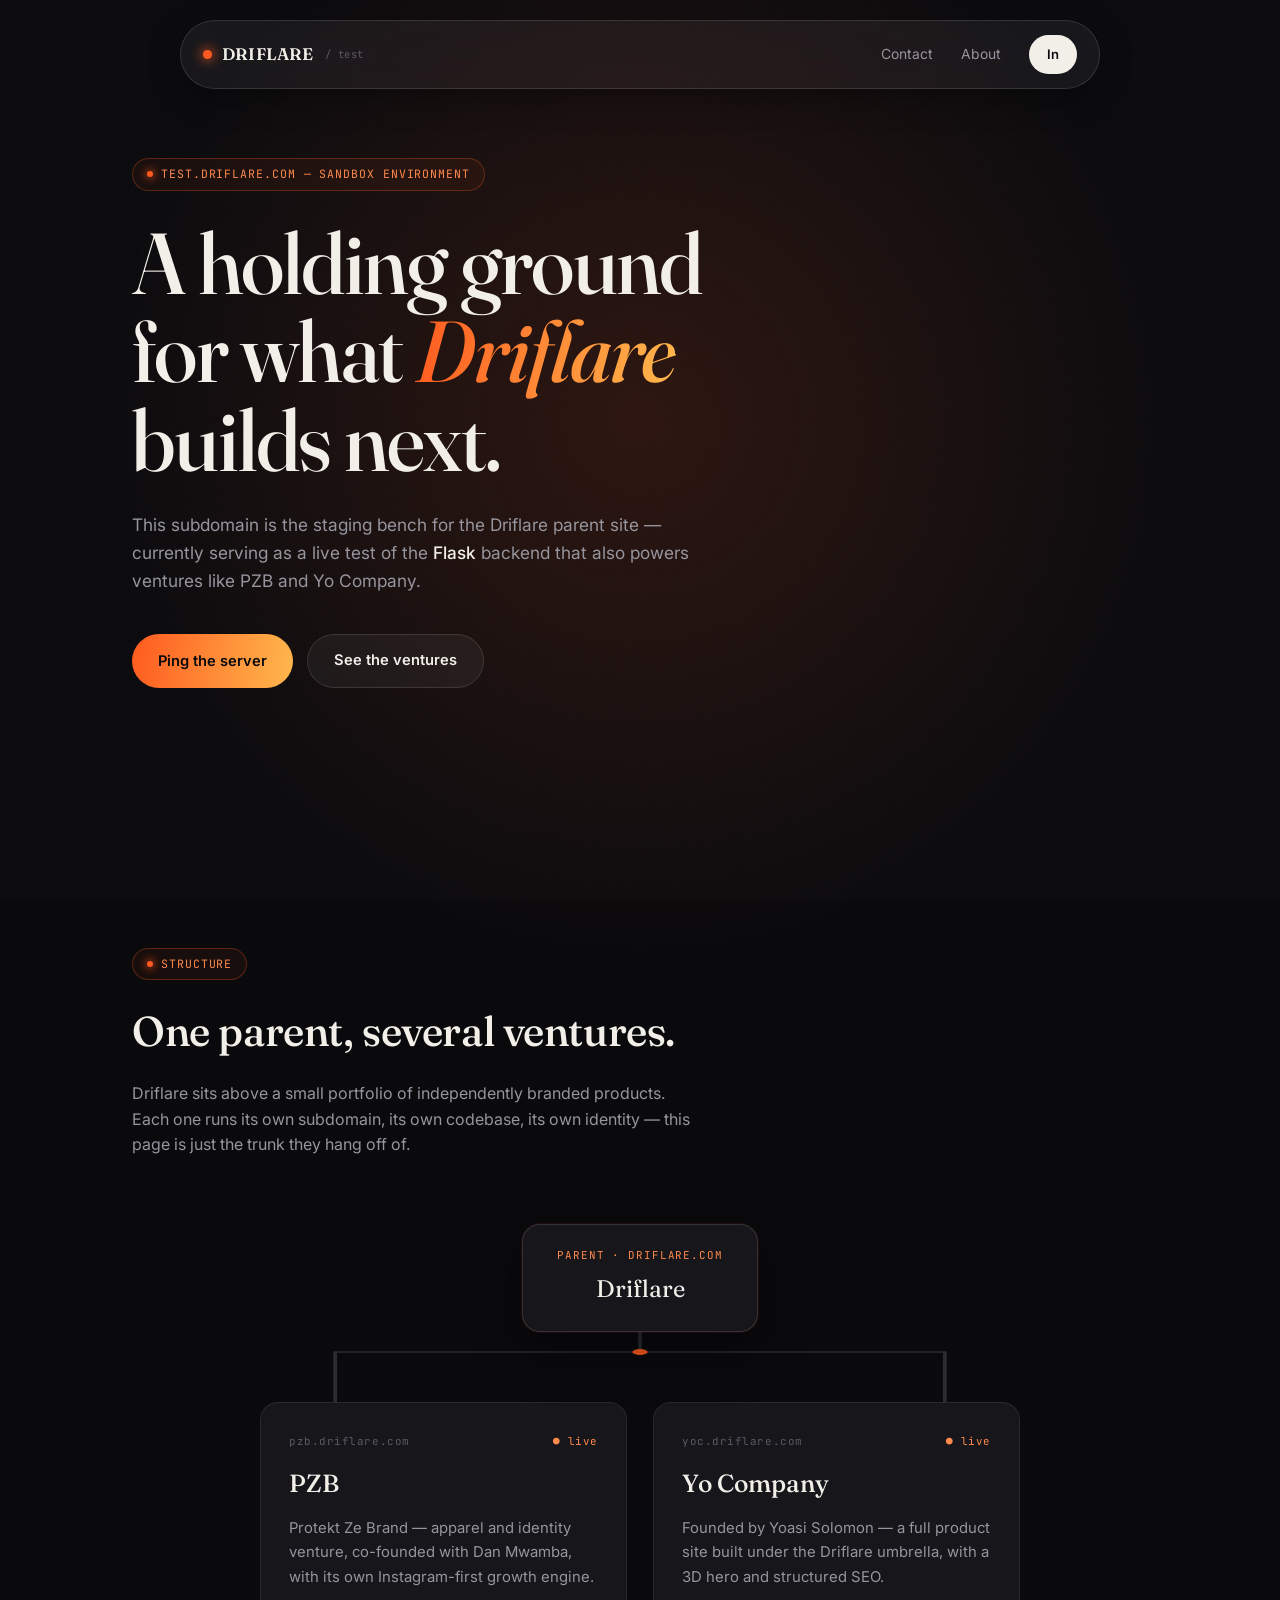
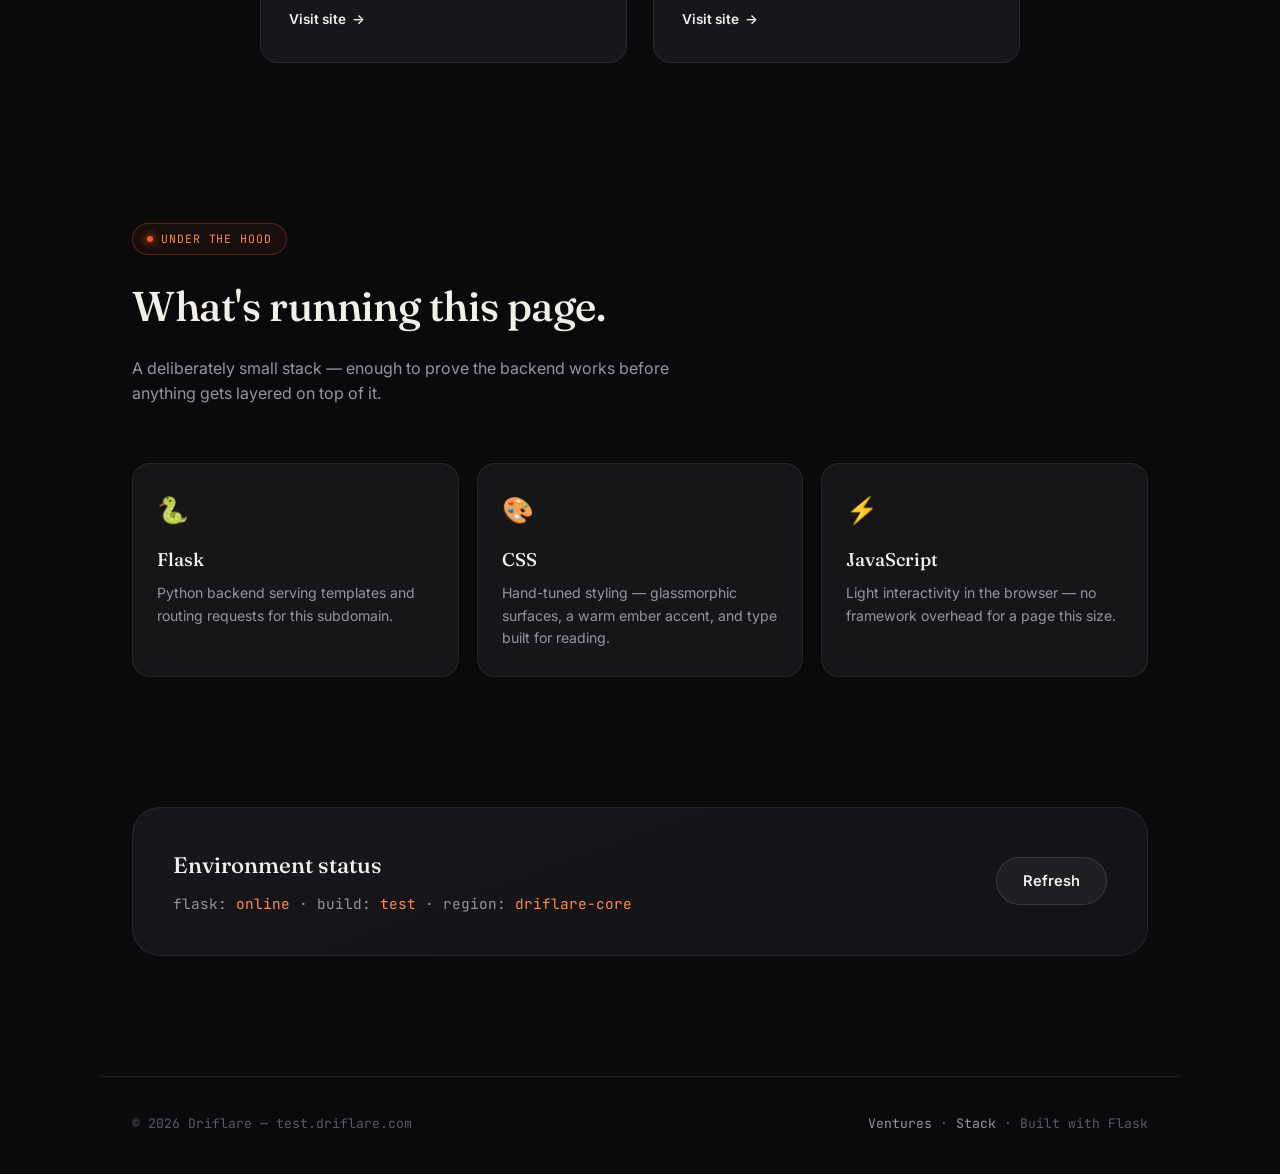
<file: templates/index.html>
<!DOCTYPE html>
<html lang="en">
<head>
<meta charset="UTF-8">
<meta name="viewport" content="width=device-width, initial-scale=1.0">
<title>Driflare Test — test.driflare.com</title>
<link rel="preconnect" href="https://fonts.googleapis.com">
<link rel="preconnect" href="https://fonts.gstatic.com" crossorigin>
<link href="https://fonts.googleapis.com/css2?family=Fraunces:ital,opsz,wght@0,9..144,400;0,9..144,500;0,9..144,600;1,9..144,500&family=Inter:wght@400;500;600&family=JetBrains+Mono:wght@400;500&display=swap" rel="stylesheet">
<style>
  :root{
    --bg:#0a0a0d;
    --bg-elevated:#131317;
    --bg-card:#16161b;
    --line:rgba(255,255,255,0.08);
    --line-strong:rgba(255,255,255,0.14);
    --text:#f2efe9;
    --text-muted:#96959e;
    --text-dim:#5b5a63;
    --ember:#ff5a1f;
    --ember-soft:#ff8a4c;
    --amber:#ffb84d;
    --glass:rgba(255,255,255,0.05);
    --glass-border:rgba(255,255,255,0.12);
    --radius-lg:28px;
    --radius-md:18px;
    --radius-sm:10px;
    --serif:'Fraunces', serif;
    --sans:'Inter', -apple-system, sans-serif;
    --mono:'JetBrains Mono', monospace;
  }

  *{margin:0;padding:0;box-sizing:border-box;}

  html{scroll-behavior:smooth;}

  body{
    background:var(--bg);
    color:var(--text);
    font-family:var(--sans);
    line-height:1.6;
    overflow-x:hidden;
    position:relative;
  }

  /* ambient glow */
  body::before{
    content:'';
    position:fixed;
    top:-20%;
    left:50%;
    transform:translateX(-50%);
    width:1200px;
    height:1200px;
    background:radial-gradient(circle, rgba(255,90,31,0.14) 0%, rgba(255,90,31,0) 65%);
    pointer-events:none;
    z-index:0;
  }

  .grain{
    position:fixed;
    inset:0;
    pointer-events:none;
    z-index:1;
    opacity:0.035;
    background-image:url("data:image/svg+xml,%3Csvg xmlns='http://www.w3.org/2000/svg' width='120' height='120'%3E%3Cfilter id='n'%3E%3CfeTurbulence type='fractalNoise' baseFrequency='0.9' numOctaves='2' stitchTiles='stitch'/%3E%3C/filter%3E%3Crect width='100%25' height='100%25' filter='url(%23n)'/%3E%3C/svg%3E");
  }

  a{color:inherit;text-decoration:none;}

  ::selection{background:var(--ember);color:#0a0a0d;}

  /* ---------- NAVBAR ---------- */
  .navbar{
    position:fixed;
    top:20px;
    left:50%;
    transform:translateX(-50%);
    width:min(920px, 92%);
    z-index:100;
    display:flex;
    align-items:center;
    justify-content:space-between;
    padding:14px 22px;
    background:var(--glass);
    backdrop-filter:blur(20px) saturate(160%);
    -webkit-backdrop-filter:blur(20px) saturate(160%);
    border:1px solid var(--glass-border);
    border-radius:999px;
    box-shadow:0 8px 32px rgba(0,0,0,0.35);
    transition:background 0.3s ease, border-color 0.3s ease;
  }

  .navbar .brand{
    display:flex;
    align-items:center;
    gap:10px;
    font-family:var(--serif);
    font-size:1.05rem;
    font-weight:600;
    letter-spacing:0.01em;
  }

  .navbar .brand .mark{
    width:9px;
    height:9px;
    border-radius:50%;
    background:var(--ember);
    box-shadow:0 0 12px 2px rgba(255,90,31,0.7);
  }

  .navbar .brand .sub{
    font-family:var(--mono);
    font-size:0.65rem;
    color:var(--text-dim);
    font-weight:400;
    letter-spacing:0.03em;
    margin-left:2px;
  }

  .nav-links{
    display:flex;
    align-items:center;
    gap:28px;
    font-size:0.87rem;
    color:var(--text-muted);
  }

  .nav-links a{
    transition:color 0.2s ease;
    position:relative;
  }

  .nav-links a:hover{color:var(--text);}

  .nav-cta{
    padding:9px 18px;
    background:var(--text);
    color:#0a0a0d;
    border-radius:999px;
    font-size:0.82rem;
    font-weight:600;
    transition:transform 0.2s ease, box-shadow 0.2s ease;
  }

  .nav-cta:hover{
    transform:translateY(-1px);
    box-shadow:0 6px 18px rgba(255,90,31,0.25);
  }

  @media (max-width:720px){
    .nav-links a:not(.nav-cta){display:none;}
  }

  /* ---------- LAYOUT ---------- */
  main{position:relative;z-index:2;}

  section{
    max-width:1080px;
    margin:0 auto;
    padding:0 32px;
  }

  .eyebrow{
    display:inline-flex;
    align-items:center;
    gap:8px;
    font-family:var(--mono);
    font-size:0.72rem;
    letter-spacing:0.08em;
    text-transform:uppercase;
    color:var(--ember-soft);
    padding:6px 14px;
    border:1px solid rgba(255,90,31,0.3);
    border-radius:999px;
    background:rgba(255,90,31,0.06);
  }

  .eyebrow .dot{
    width:6px;height:6px;border-radius:50%;
    background:var(--ember);
    box-shadow:0 0 8px 1px rgba(255,90,31,0.8);
    animation:pulse 2s ease-in-out infinite;
  }

  @keyframes pulse{
    0%,100%{opacity:1;}
    50%{opacity:0.35;}
  }

  /* ---------- HERO ---------- */
  .hero{
    min-height:92vh;
    display:flex;
    flex-direction:column;
    align-items:flex-start;
    justify-content:center;
    padding-top:140px;
    padding-bottom:80px;
  }

  .hero h1{
    font-family:var(--serif);
    font-weight:500;
    font-size:clamp(2.8rem, 7vw, 5.4rem);
    line-height:1.03;
    letter-spacing:-0.02em;
    margin-top:28px;
    max-width:15ch;
  }

  .hero h1 em{
    font-style:italic;
    font-weight:500;
    background:linear-gradient(100deg, var(--ember) 0%, var(--amber) 100%);
    -webkit-background-clip:text;
    background-clip:text;
    color:transparent;
  }

  .hero .desc{
    margin-top:26px;
    max-width:52ch;
    font-size:1.08rem;
    color:var(--text-muted);
    font-weight:400;
  }

  .hero .desc strong{color:var(--text);font-weight:500;}

  .hero-actions{
    margin-top:40px;
    display:flex;
    gap:14px;
    flex-wrap:wrap;
  }

  .btn{
    padding:14px 26px;
    border-radius:999px;
    font-size:0.92rem;
    font-weight:600;
    cursor:pointer;
    border:none;
    transition:transform 0.2s ease, box-shadow 0.2s ease, background 0.2s ease;
    font-family:var(--sans);
  }

  .btn-primary{
    background:linear-gradient(100deg, var(--ember), var(--amber));
    color:#0a0a0d;
  }

  .btn-primary:hover{
    transform:translateY(-2px);
    box-shadow:0 10px 30px rgba(255,90,31,0.35);
  }

  .btn-secondary{
    background:var(--glass);
    color:var(--text);
    border:1px solid var(--glass-border);
    backdrop-filter:blur(10px);
  }

  .btn-secondary:hover{
    border-color:var(--line-strong);
    transform:translateY(-2px);
  }

  #pingResult{
    margin-top:22px;
    font-family:var(--mono);
    font-size:0.82rem;
    color:var(--text-dim);
    min-height:20px;
    transition:color 0.3s ease;
  }

  #pingResult.active{color:var(--ember-soft);}

  /* ---------- SECTION HEADS ---------- */
  .section-head{
    margin-bottom:56px;
    max-width:640px;
  }

  .section-head h2{
    font-family:var(--serif);
    font-size:clamp(1.9rem, 3.4vw, 2.6rem);
    font-weight:500;
    margin-top:18px;
    letter-spacing:-0.01em;
  }

  .section-head p{
    margin-top:16px;
    color:var(--text-muted);
    font-size:1rem;
    max-width:56ch;
  }

  /* ---------- VENTURES (signature element) ---------- */
  .ventures{
    padding-top:120px;
    padding-bottom:60px;
  }

  .ventures-tree{
    position:relative;
    padding-top:10px;
  }

  .trunk{
    position:relative;
    display:flex;
    flex-direction:column;
    align-items:center;
  }

  .parent-node{
    background:var(--bg-card);
    border:1px solid var(--glass-border);
    border-radius:var(--radius-md);
    padding:22px 34px;
    text-align:center;
    position:relative;
    z-index:2;
    box-shadow:0 0 0 1px rgba(255,90,31,0.08), 0 20px 50px rgba(0,0,0,0.4);
  }

  .parent-node .label{
    font-family:var(--mono);
    font-size:0.68rem;
    letter-spacing:0.08em;
    text-transform:uppercase;
    color:var(--ember-soft);
  }

  .parent-node .name{
    font-family:var(--serif);
    font-size:1.5rem;
    margin-top:6px;
  }

  .branch-lines{
    width:100%;
    height:70px;
    position:relative;
  }

  .branch-lines svg{
    width:100%;
    height:100%;
    display:block;
  }

  .children-row{
    display:grid;
    grid-template-columns:repeat(2, 1fr);
    gap:26px;
    width:100%;
    max-width:760px;
  }

  .venture-card{
    background:var(--bg-card);
    border:1px solid var(--line);
    border-radius:var(--radius-md);
    padding:30px 28px;
    position:relative;
    overflow:hidden;
    transition:border-color 0.3s ease, transform 0.3s ease, box-shadow 0.3s ease;
  }

  .venture-card::before{
    content:'';
    position:absolute;
    top:0;left:0;right:0;
    height:2px;
    background:linear-gradient(90deg, transparent, var(--ember), transparent);
    opacity:0;
    transition:opacity 0.3s ease;
  }

  .venture-card:hover{
    border-color:rgba(255,90,31,0.35);
    transform:translateY(-4px);
    box-shadow:0 20px 40px rgba(0,0,0,0.4);
  }

  .venture-card:hover::before{opacity:1;}

  .venture-card .vlabel{
    font-family:var(--mono);
    font-size:0.68rem;
    color:var(--text-dim);
    letter-spacing:0.05em;
    display:flex;
    align-items:center;
    justify-content:space-between;
  }

  .venture-card .vlabel .status{
    color:var(--ember-soft);
  }

  .venture-card h3{
    font-family:var(--serif);
    font-size:1.55rem;
    font-weight:500;
    margin-top:14px;
  }

  .venture-card p{
    margin-top:12px;
    color:var(--text-muted);
    font-size:0.93rem;
    line-height:1.65;
  }

  .venture-card .visit{
    margin-top:20px;
    display:inline-flex;
    align-items:center;
    gap:6px;
    font-size:0.85rem;
    font-weight:600;
    color:var(--text);
  }

  .venture-card .visit .arrow{
    transition:transform 0.2s ease;
  }

  .venture-card:hover .visit .arrow{
    transform:translateX(4px);
  }

  @media (max-width:640px){
    .children-row{grid-template-columns:1fr;}
  }

  /* ---------- STACK / ABOUT ---------- */
  .stack{
    padding-top:100px;
    padding-bottom:60px;
  }

  .stack-grid{
    display:grid;
    grid-template-columns:repeat(3, 1fr);
    gap:18px;
  }

  .stack-card{
    background:var(--glass);
    border:1px solid var(--line);
    border-radius:var(--radius-md);
    padding:26px 24px;
    backdrop-filter:blur(10px);
  }

  .stack-card .icon{
    font-size:1.6rem;
  }

  .stack-card h4{
    font-family:var(--serif);
    font-weight:500;
    font-size:1.15rem;
    margin-top:14px;
  }

  .stack-card p{
    margin-top:8px;
    color:var(--text-muted);
    font-size:0.88rem;
  }

  @media (max-width:720px){
    .stack-grid{grid-template-columns:1fr;}
  }

  /* ---------- STATUS BAR ---------- */
  .status-bar{
    padding-top:70px;
    padding-bottom:120px;
  }

  .status-panel{
    border:1px solid var(--line);
    border-radius:var(--radius-lg);
    padding:40px;
    background:linear-gradient(160deg, var(--bg-card), var(--bg-elevated));
    display:flex;
    align-items:center;
    justify-content:space-between;
    flex-wrap:wrap;
    gap:24px;
  }

  .status-panel .left h3{
    font-family:var(--serif);
    font-size:1.4rem;
    font-weight:500;
  }

  .status-panel .left p{
    margin-top:8px;
    color:var(--text-muted);
    font-size:0.9rem;
    font-family:var(--mono);
  }

  .status-panel .left p span{color:var(--ember-soft);}

  /* ---------- FOOTER ---------- */
  footer{
    border-top:1px solid var(--line);
    padding:36px 32px 40px;
    max-width:1080px;
    margin:0 auto;
    display:flex;
    align-items:center;
    justify-content:space-between;
    flex-wrap:wrap;
    gap:12px;
    font-size:0.82rem;
    color:var(--text-dim);
    font-family:var(--mono);
    position:relative;
    z-index:2;
  }

  footer a{color:var(--text-muted);transition:color 0.2s ease;}
  footer a:hover{color:var(--ember-soft);}

  /* reveal on scroll */
  .reveal{
    opacity:0;
    transform:translateY(16px);
    transition:opacity 0.7s ease, transform 0.7s ease;
  }
  .reveal.in{
    opacity:1;
    transform:translateY(0);
  }

  @media (prefers-reduced-motion: reduce){
    *{animation:none !important; transition:none !important;}
  }

  @media (max-width:600px){
    section{padding:0 20px;}
    .hero{padding-top:120px;}
  }
</style>
</head>
<body>

<div class="grain"></div>

<nav class="navbar">
  <div class="brand">
    <span class="mark"></span>
    DRIFLARE <span class="sub">/ test</span>
  </div>
  <div class="nav-links">
    <a href="/contact">Contact</a>
    <a href="/about">About</a>
    <a href="#status" class="nav-cta">In</a>
  </div>
</nav>

<main>

  <section class="hero">
    <div class="eyebrow"><span class="dot"></span> test.driflare.com — sandbox environment</div>
    <h1>A holding ground<br>for what <em>Driflare</em><br>builds next.</h1>
    <p class="desc">
      This subdomain is the staging bench for the Driflare parent
      site — currently serving as a live test of the <strong>Flask</strong>
      backend that also powers ventures like PZB and Yo Company.
    </p>
    <div class="hero-actions">
      <button id="testButton" class="btn btn-primary">Ping the server</button>
      <a href="#ventures" class="btn btn-secondary">See the ventures</a>
    </div>
    <div id="pingResult"></div>
  </section>

  <section class="ventures" id="ventures">
    <div class="section-head reveal">
      <div class="eyebrow"><span class="dot"></span> Structure</div>
      <h2>One parent, several ventures.</h2>
      <p>Driflare sits above a small portfolio of independently branded products. Each one runs its own subdomain, its own codebase, its own identity — this page is just the trunk they hang off of.</p>
    </div>

    <div class="ventures-tree reveal">
      <div class="trunk">
        <div class="parent-node">
          <div class="label">Parent · driflare.com</div>
          <div class="name">Driflare</div>
        </div>

        <div class="branch-lines">
          <svg viewBox="0 0 400 70" preserveAspectRatio="none">
            <path d="M200,0 L200,20 M200,20 L80,20 L80,70 M200,20 L320,20 L320,70"
                  fill="none" stroke="rgba(255,255,255,0.14)" stroke-width="1.5"/>
            <circle cx="200" cy="20" r="3" fill="#ff5a1f"/>
          </svg>
        </div>

        <div class="children-row">
          <div class="venture-card">
            <div class="vlabel"><span>pzb.driflare.com</span><span class="status">● live</span></div>
            <h3>PZB</h3>
            <p>Protekt Ze Brand — apparel and identity venture, co-founded with Dan Mwamba, with its own Instagram-first growth engine.</p>
            <a href="https://pzb.driflare.com" class="visit">Visit site <span class="arrow">→</span></a>
          </div>
          <div class="venture-card">
            <div class="vlabel"><span>yoc.driflare.com</span><span class="status">● live</span></div>
            <h3>Yo Company</h3>
            <p>Founded by Yoasi Solomon — a full product site built under the Driflare umbrella, with a 3D hero and structured SEO.</p>
            <a href="https://yoc.driflare.com" class="visit">Visit site <span class="arrow">→</span></a>
          </div>
        </div>
      </div>
    </div>
  </section>

  <section class="stack" id="stack">
    <div class="section-head reveal">
      <div class="eyebrow"><span class="dot"></span> Under the hood</div>
      <h2>What's running this page.</h2>
      <p>A deliberately small stack — enough to prove the backend works before anything gets layered on top of it.</p>
    </div>
    <div class="stack-grid reveal">
      <div class="stack-card">
        <div class="icon">🐍</div>
        <h4>Flask</h4>
        <p>Python backend serving templates and routing requests for this subdomain.</p>
      </div>
      <div class="stack-card">
        <div class="icon">🎨</div>
        <h4>CSS</h4>
        <p>Hand-tuned styling — glassmorphic surfaces, a warm ember accent, and type built for reading.</p>
      </div>
      <div class="stack-card">
        <div class="icon">⚡</div>
        <h4>JavaScript</h4>
        <p>Light interactivity in the browser — no framework overhead for a page this size.</p>
      </div>
    </div>
  </section>

  <section class="status-bar" id="status">
    <div class="status-panel reveal">
      <div class="left">
        <h3>Environment status</h3>
        <p>flask: <span id="flaskStatus">checking…</span> · build: <span>test</span> · region: <span>driflare-core</span></p>
      </div>
      <button id="refreshStatus" class="btn btn-secondary">Refresh</button>
    </div>
  </section>

</main>

<footer>
  <span>© 2026 Driflare — test.driflare.com</span>
  <span><a href="#ventures">Ventures</a> · <a href="#stack">Stack</a> · Built with Flask</span>
</footer>

<script>
  // Hero test button — pings backend if present, otherwise simulates
  const testButton = document.getElementById('testButton');
  const pingResult = document.getElementById('pingResult');

  testButton.addEventListener('click', async () => {
    pingResult.textContent = 'pinging server…';
    pingResult.classList.add('active');
    try {
      const res = await fetch('/api/ping', { method: 'GET' });
      if (res.ok) {
        pingResult.textContent = '✓ server responded — Flask is online.';
      } else {
        throw new Error('non-200');
      }
    } catch (e) {
      // No backend route wired up yet — fall back gracefully
      setTimeout(() => {
        pingResult.textContent = '✓ frontend is live — connect /api/ping on the backend to complete the test.';
      }, 500);
    }
  });

  // Fake status check for the environment panel
  const flaskStatus = document.getElementById('flaskStatus');
  const refreshStatus = document.getElementById('refreshStatus');

  function checkStatus(){
    flaskStatus.textContent = 'checking…';
    setTimeout(() => {
      flaskStatus.textContent = 'online';
    }, 600);
  }
  checkStatus();
  refreshStatus.addEventListener('click', checkStatus);

  // Scroll reveal
  const revealEls = document.querySelectorAll('.reveal');
  const io = new IntersectionObserver((entries) => {
    entries.forEach(entry => {
      if (entry.isIntersecting) {
        entry.target.classList.add('in');
        io.unobserve(entry.target);
      }
    });
  }, { threshold: 0.15 });
  revealEls.forEach(el => io.observe(el));

  // Navbar subtle shrink on scroll
  const navbar = document.querySelector('.navbar');
  let lastY = window.scrollY;
  window.addEventListener('scroll', () => {
    if (window.scrollY > 40) {
      navbar.style.top = '12px';
    } else {
      navbar.style.top = '20px';
    }
  });
</script>

</body>
</html>
</file>
